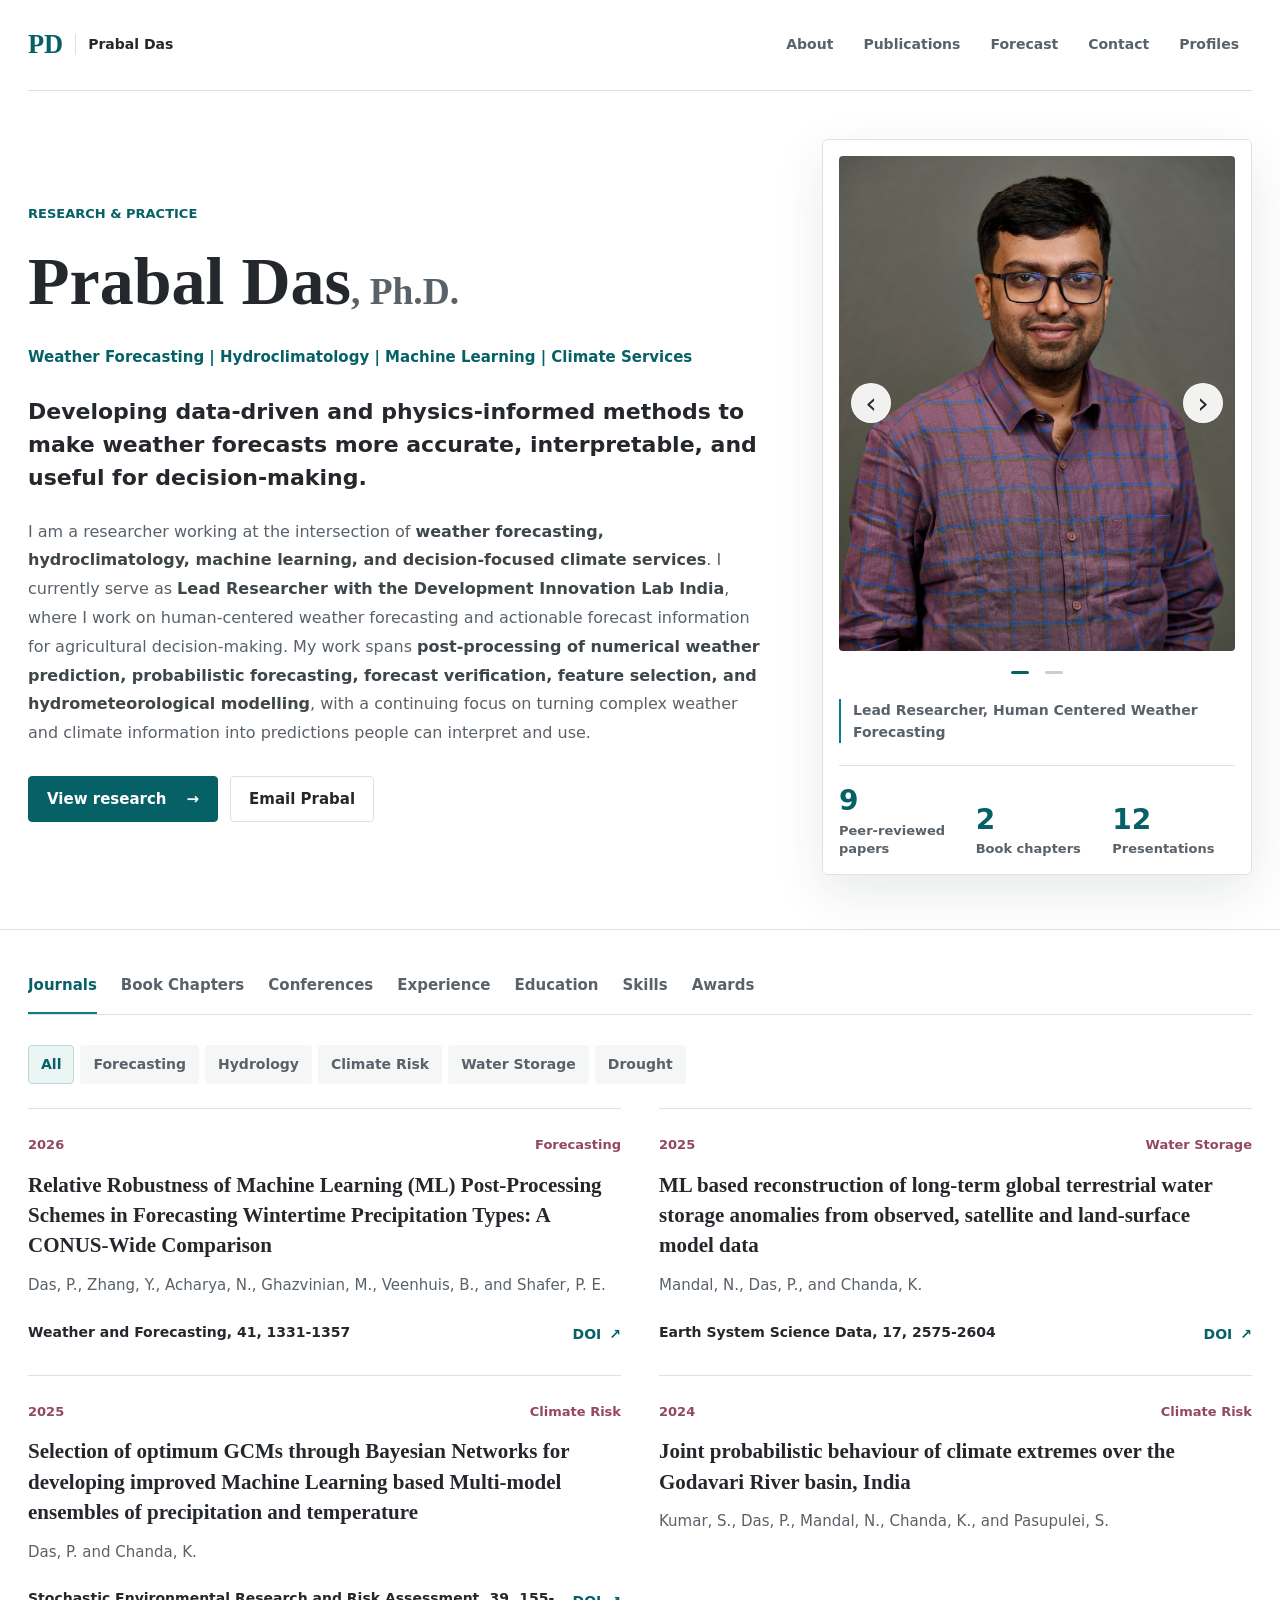
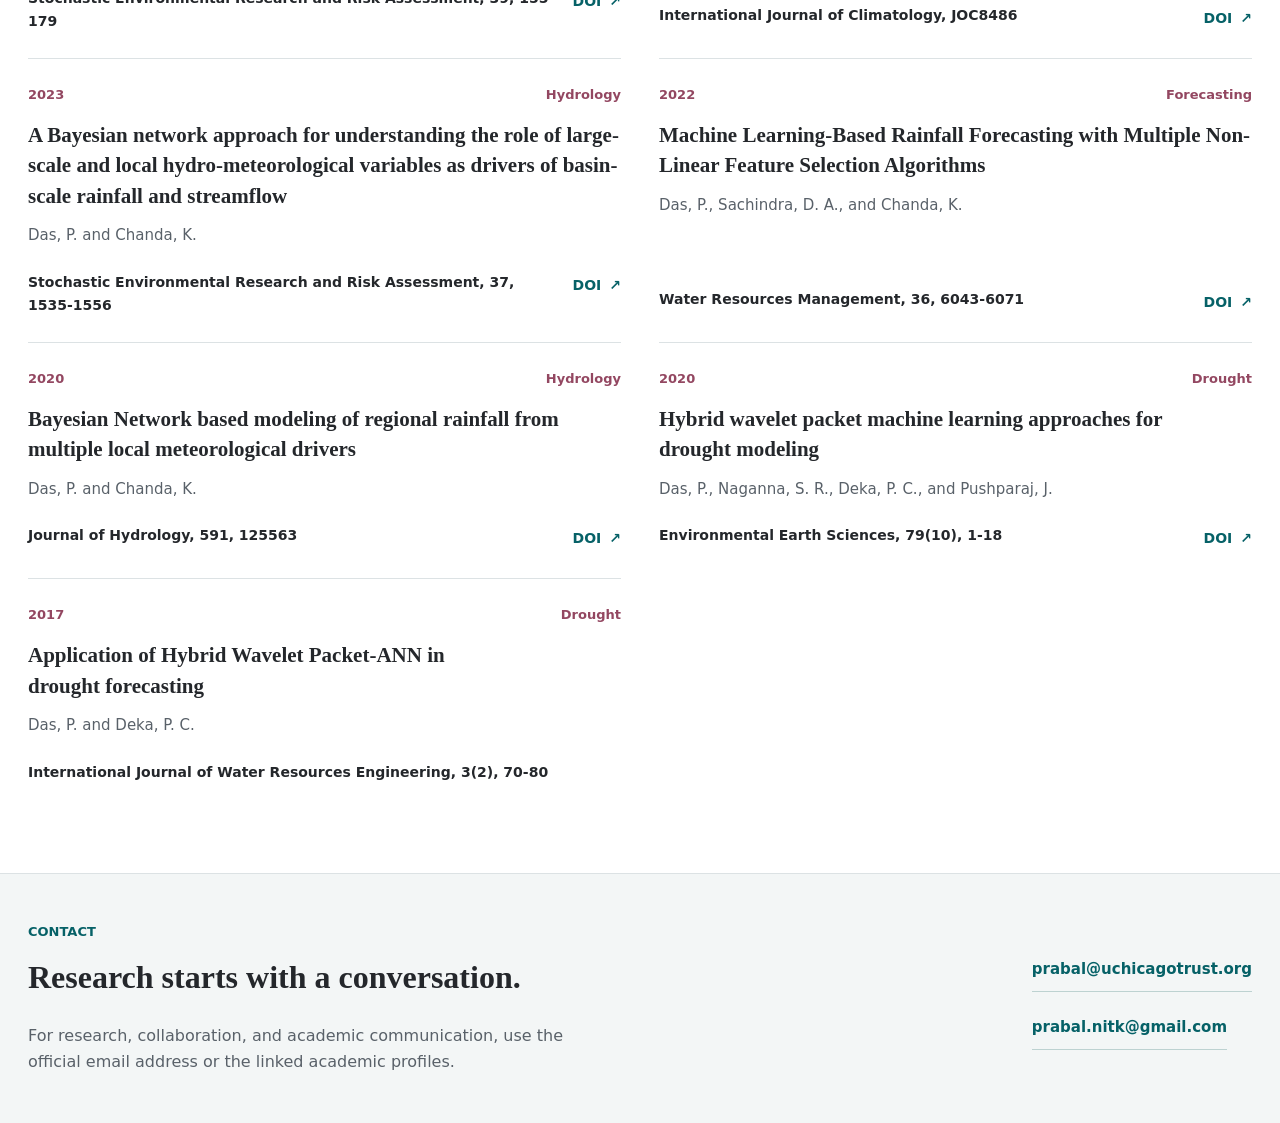
<file: index.html>
<!doctype html>
<html lang="en">
  <head>
    <meta charset="utf-8" />
    <meta name="viewport" content="width=device-width, initial-scale=1" />
    <title>Prabal Das, Ph.D. | Interactive CV</title>
    <meta
      name="description"
      content="Interactive academic CV for Prabal Das, Ph.D., covering hydro-meteorology, climate science, AI weather forecasting, publications, book chapters, and conference presentations."
    />
    <meta property="og:title" content="Prabal Das, Ph.D. | Interactive CV" />
    <meta
      property="og:description"
      content="Explore Prabal Das's research, publications, book chapters, presentations, experience, skills, and contact links."
    />
    <meta property="og:type" content="website" />
    <meta property="og:image" content="assets/Nikon-2554.jpg?v=1" />
    <meta name="twitter:card" content="summary_large_image" />
    <meta name="twitter:title" content="Prabal Das, Ph.D. | Interactive CV" />
    <meta
      name="twitter:description"
      content="Explore Prabal Das's research, publications, book chapters, presentations, experience, skills, and contact links."
    />
    <meta name="twitter:image" content="assets/Nikon-2554.jpg?v=1" />
    <link rel="icon" href="assets/favicon.svg" type="image/svg+xml" />
    <link rel="stylesheet" href="styles.css?v=17" />
  </head>
  <body>
    <a class="skip-link" href="#about">Skip to content</a>
    <main class="profile-site">
      <section class="hero-section" aria-labelledby="profile-title">
        <nav class="topbar" aria-label="Profile navigation">
          <a class="site-signature" href="index.html" aria-label="Prabal Das home">PD<span>Prabal Das</span></a>
          <a href="#about">About</a>
          <a href="#cv" data-jump-tab="journals">Publications</a>
          <a href="forecast.html">Forecast</a>
          <a href="#contact">Contact</a>
          <button type="button" data-open-profiles>Profiles</button>
        </nav>

        <div class="hero-grid" id="about">
          <div class="hero-copy">
            <p class="eyebrow">Research &amp; practice</p>
            <h1 id="profile-title">Prabal Das<span class="name-degree">, Ph.D.</span></h1>
            <p class="hero-fields">
              Weather Forecasting | Hydroclimatology | Machine Learning | Climate Services
            </p>
            <p class="hero-thesis">
              Developing data-driven and physics-informed methods to make weather
              forecasts more accurate, interpretable, and useful for decision-making.
            </p>
            <p class="hero-summary hero-summary-small hero-bio">
              I am a researcher working at the intersection of
              <strong>weather forecasting, hydroclimatology, machine learning, and
              decision-focused climate services</strong>. I currently serve as
              <strong>Lead Researcher with the Development Innovation Lab India</strong>,
              where I work on human-centered weather forecasting and actionable
              forecast information for agricultural decision-making. My work spans
              <strong>post-processing of numerical weather prediction,
              probabilistic forecasting, forecast verification, feature selection,
              and hydrometeorological modelling</strong>, with a continuing focus
              on turning complex weather and climate information into predictions
              people can interpret and use.
            </p>
            <div class="hero-actions" aria-label="Primary profile actions">
              <a class="primary-action" href="#cv" data-jump-tab="journals">View research <span aria-hidden="true">&rarr;</span></a>
              <a class="secondary-action" href="mailto:prabal@uchicagotrust.org">Email Prabal</a>
            </div>
          </div>

          <aside class="impact-panel" aria-label="Career snapshot">
            <div class="portrait-carousel" aria-label="Profile photos">
              <div class="portrait-track" id="portrait-track">
                <img
                  class="portrait-photo"
                  src="assets/Nikon-2554.jpg?v=1"
                  alt="Formal portrait of Prabal Das"
                />
                <img
                  class="portrait-photo"
                  src="assets/1000419129.jpg?v=1"
                  alt="Close-up portrait of Prabal Das"
                />
              </div>
              <button
                class="portrait-nav portrait-prev"
                type="button"
                aria-label="Show previous profile photo"
                data-photo-nav="prev"
              >
                &lsaquo;
              </button>
              <button
                class="portrait-nav portrait-next"
                type="button"
                aria-label="Show next profile photo"
                data-photo-nav="next"
              >
                &rsaquo;
              </button>
            </div>
            <div class="portrait-dots" aria-label="Profile photo selection">
              <button class="active" type="button" aria-label="Show formal portrait" data-photo-dot="0"></button>
              <button type="button" aria-label="Show close-up portrait" data-photo-dot="1"></button>
            </div>
            <div class="availability">
              Lead Researcher, Human Centered Weather Forecasting
            </div>
            <dl class="impact-stats">
              <div>
                <dt>Peer-reviewed papers</dt>
                <dd>9</dd>
              </div>
              <div>
                <dt>Book chapters</dt>
                <dd>2</dd>
              </div>
              <div>
                <dt>Presentations</dt>
                <dd>12</dd>
              </div>
            </dl>
          </aside>
        </div>
      </section>

      <section class="section-band cv-shell" id="cv">
        <div class="tab-list" role="tablist" aria-label="CV sections">
          <button class="active" id="tab-journals" type="button" role="tab" aria-selected="true" aria-controls="panel-journals" data-tab="journals">Journals</button>
          <button id="tab-books" type="button" role="tab" aria-selected="false" aria-controls="panel-books" data-tab="books">Book Chapters</button>
          <button id="tab-presentations" type="button" role="tab" aria-selected="false" aria-controls="panel-presentations" data-tab="presentations">Conferences</button>
          <button id="tab-experience" type="button" role="tab" aria-selected="false" aria-controls="panel-experience" data-tab="experience">Experience</button>
          <button id="tab-education" type="button" role="tab" aria-selected="false" aria-controls="panel-education" data-tab="education">Education</button>
          <button id="tab-skills" type="button" role="tab" aria-selected="false" aria-controls="panel-skills" data-tab="skills">Skills</button>
          <button id="tab-awards" type="button" role="tab" aria-selected="false" aria-controls="panel-awards" data-tab="awards">Awards</button>
        </div>

        <section class="tab-panel active" id="panel-journals" role="tabpanel" aria-labelledby="tab-journals">
          <div class="panel-header">
            <div class="segmented-control" aria-label="Filter publications">
              <button class="active" data-filter="All" type="button">All</button>
              <button data-filter="Forecasting" type="button">Forecasting</button>
              <button data-filter="Hydrology" type="button">Hydrology</button>
              <button data-filter="Climate Risk" type="button">Climate Risk</button>
              <button data-filter="Water Storage" type="button">Water Storage</button>
              <button data-filter="Drought" type="button">Drought</button>
            </div>
          </div>
          <div class="publication-grid" id="publication-grid" aria-live="polite"></div>
        </section>

        <section class="tab-panel" id="panel-books" role="tabpanel" aria-labelledby="tab-books" hidden>
          <div class="panel-header">
            <div>
              <p class="eyebrow">Book Chapters</p>
              <h3>Edited-volume and textbook contributions</h3>
            </div>
          </div>
          <div class="publication-grid compact-grid" id="book-grid"></div>
        </section>

        <section class="tab-panel" id="panel-presentations" role="tabpanel" aria-labelledby="tab-presentations" hidden>
          <div class="panel-header">
            <div>
              <p class="eyebrow">Presentations</p>
              <h3>Conferences and workshops</h3>
            </div>
          </div>
          <div class="conference-grid" id="conference-grid"></div>
        </section>

        <section class="tab-panel" id="panel-experience" role="tabpanel" aria-labelledby="tab-experience" hidden>
          <div class="panel-header">
            <div>
              <p class="eyebrow">Experience</p>
              <h3>Research, teaching, and applied delivery</h3>
            </div>
          </div>
          <div class="timeline">
            <article>
              <span>Apr 2026 - Present</span>
              <div>
                <h4>Lead Researcher, Human Centered Weather Forecasting</h4>
                <p>Development Innovation Lab - India, University of Chicago Trust, India</p>
              </div>
            </article>
            <article>
              <span>Dec 2023 - Mar 2026</span>
              <div>
                <h4>Post-Doctoral Research Associate</h4>
                <p>Department of Civil Engineering, The University of Texas, Arlington, USA</p>
              </div>
            </article>
            <article>
              <span>Summer 2025 and Fall 2025-26</span>
              <div>
                <h4>Adjunct Professor</h4>
                <p>Department of Civil Engineering, The University of Texas, Arlington, USA</p>
              </div>
            </article>
            <article>
              <span>Jan 2018 - Jun 2018</span>
              <div>
                <h4>Assistant Professor</h4>
                <p>IMPS College of Engineering and Technology, Malda, India</p>
              </div>
            </article>
            <article>
              <span>Jun 2017 - Dec 2017</span>
              <div>
                <h4>Assistant Professor</h4>
                <p>Vignan Institute of Technology and Science, Hyderabad, India</p>
              </div>
            </article>
          </div>
        </section>

        <section class="tab-panel" id="panel-education" role="tabpanel" aria-labelledby="tab-education" hidden>
          <div class="panel-header">
            <div>
              <p class="eyebrow">Education</p>
              <h3>Academic foundation</h3>
            </div>
          </div>
          <div class="education-list">
            <article>
              <span>Aug 2018 - Feb 2024</span>
              <h4>Ph.D., Engineering</h4>
              <p>Indian Institute of Technology (ISM) - Dhanbad, India</p>
              <small>Thesis: "Unveiling Key Drivers in Hydrometeorological Processes: Feature Selection Using Bayesian Networks for Improved Understanding and Prediction"</small>
            </article>
            <article>
              <span>2015 - 2017</span>
              <h4>M.Tech, Water Resources Engineering and Management</h4>
              <p>National Institute of Technology Karnataka - Surathkal, India</p>
              <small>CGPA: 8.53/10</small>
            </article>
            <article>
              <span>2010 - 2014</span>
              <h4>B.Tech, Civil Engineering</h4>
              <p>West Bengal University of Technology, Kolkata, India</p>
              <small>CGPA: 8.3/10</small>
            </article>
          </div>
        </section>

        <section class="tab-panel" id="panel-skills" role="tabpanel" aria-labelledby="tab-skills" hidden>
          <div class="panel-header">
            <div>
              <p class="eyebrow">Core Competencies</p>
              <h3>Technical and domain capabilities</h3>
            </div>
          </div>
          <div class="skills-layout">
            <div class="skill-meter" aria-label="Selected capability strength">
              <div class="meter-ring" id="meter-ring" style="--meter-value: 96%">
                <span id="meter-value">96</span>
              </div>
              <div>
                <h4 id="skill-title">Hydro-meteorology</h4>
                <p>
                  Built across research in supervised learning, deep learning,
                  time-series forecasting, numerical weather prediction, NetCDF,
                  Grib, GIS, and high-performance computing environments.
                </p>
              </div>
            </div>
            <div class="skill-list" id="skill-list" role="list"></div>
          </div>
        </section>

        <section class="tab-panel" id="panel-awards" role="tabpanel" aria-labelledby="tab-awards" hidden>
          <div class="panel-header">
            <div>
              <p class="eyebrow">Awards & Certifications</p>
              <h3>Recognition and service</h3>
            </div>
          </div>
          <ul class="recognition-list">
            <li>Reviewer for Journal of Hydrology, SERRA (Springer), Earth Science Informatics, Journal of Hydrologic Engineering, Theoretical and Applied Climatology, AMS Journals, and related venues.</li>
            <li>DST SERB Travel Grant for AGU 2022 and EGU 2023.</li>
            <li>Government of India - Ministry of Education Fellowship for doctoral and M.Tech studies.</li>
            <li>Certified in Microsoft Azure Cloud Services and Google Earth Engine Applications.</li>
          </ul>
        </section>
      </section>

      <section class="contact-section" id="contact">
        <div>
          <p class="eyebrow">Contact</p>
          <h2>Research starts with a conversation.</h2>
          <p>
            For research, collaboration, and academic communication, use the
            official email address or the linked academic profiles.
          </p>
        </div>
        <div class="contact-links">
          <div class="contact-actions" aria-label="Contact links">
            <a class="primary-action" href="mailto:prabal@uchicagotrust.org">prabal@uchicagotrust.org</a>
            <a class="secondary-action" href="mailto:prabal.nitk@gmail.com">prabal.nitk@gmail.com</a>
          </div>
        </div>
      </section>
    </main>
    <div class="profile-modal" id="profile-modal" aria-hidden="true">
      <div class="profile-modal-backdrop" data-close-profiles></div>
      <section
        class="profile-modal-panel"
        role="dialog"
        aria-modal="true"
        aria-labelledby="profile-modal-title"
      >
        <button class="profile-modal-close" type="button" aria-label="Close profiles" data-close-profiles>
          &times;
        </button>
        <p class="eyebrow">Profiles</p>
        <h2 id="profile-modal-title">Academic and professional links</h2>
        <div class="profile-link-grid" aria-label="Research profile links">
          <a href="https://orcid.org/0000-0003-3009-942X" rel="noreferrer" target="_blank">ORCID</a>
          <a href="https://scholar.google.com/citations?user=tzNdVMMAAAAJ&amp;hl=en" rel="noreferrer" target="_blank">Google Scholar</a>
          <a href="https://www.researchgate.net/profile/Prabal-Das?ev=hdr_xprf" rel="noreferrer" target="_blank">ResearchGate</a>
          <a href="https://www.linkedin.com/in/prabal-das-453b61125/" rel="noreferrer" target="_blank">LinkedIn</a>
          <a href="https://github.com/pdasiitism" rel="noreferrer" target="_blank">GitHub</a>
        </div>
      </section>
    </div>
    <script src="script.js?v=9"></script>
  </body>
</html>
</file>
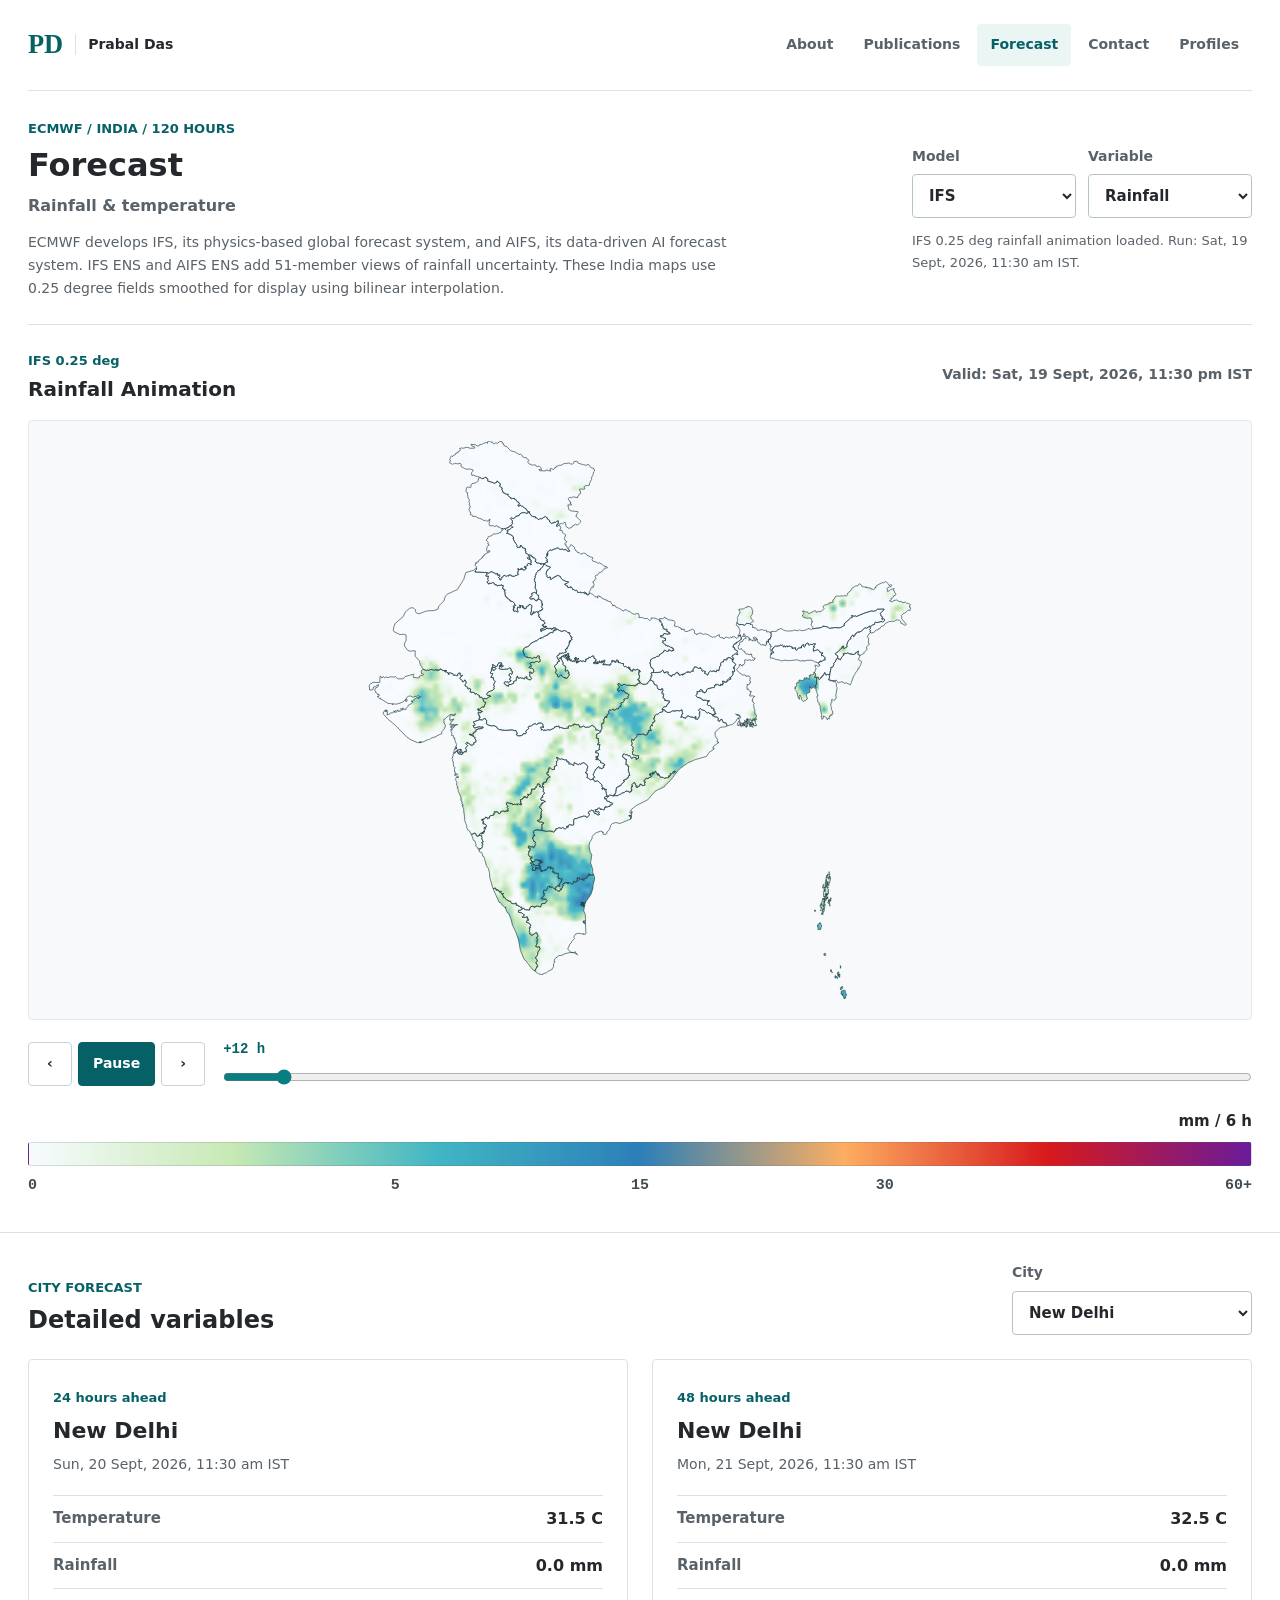
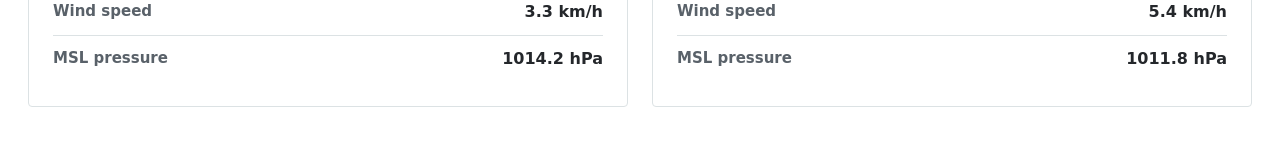
<file: forecast.html>
<!doctype html>
<html lang="en">
  <head>
    <meta charset="utf-8" />
    <meta name="viewport" content="width=device-width, initial-scale=1" />
    <title>India Forecast | Prabal Das</title>
    <meta
      name="description"
      content="Five-day ECMWF IFS and AIFS rainfall and temperature animations for India, with city forecasts."
    />
    <meta property="og:title" content="India Forecast | Prabal Das" />
    <meta
      property="og:description"
      content="Five-day ECMWF IFS and AIFS rainfall and temperature animations for India, with city forecasts."
    />
    <meta property="og:type" content="website" />
    <meta property="og:image" content="assets/Nikon-2554.jpg?v=1" />
    <meta name="twitter:card" content="summary_large_image" />
    <meta name="twitter:title" content="India Forecast | Prabal Das" />
    <meta
      name="twitter:description"
      content="Five-day ECMWF IFS and AIFS rainfall and temperature animations for India, with city forecasts."
    />
    <meta name="twitter:image" content="assets/Nikon-2554.jpg?v=1" />
    <link rel="icon" href="assets/favicon.svg" type="image/svg+xml" />
    <link rel="stylesheet" href="styles.css?v=18" />
  </head>
  <body>
    <a class="skip-link" href="#forecast-title">Skip to forecast</a>
    <main class="forecast-page">
      <section class="forecast-hero" aria-labelledby="forecast-title">
        <nav class="topbar forecast-topbar" aria-label="Forecast navigation">
          <a class="site-signature" href="index.html" aria-label="Prabal Das home">PD<span>Prabal Das</span></a>
          <a href="index.html#about">About</a>
          <a href="index.html#cv">Publications</a>
          <a href="forecast.html" aria-current="page">Forecast</a>
          <a href="index.html#contact">Contact</a>
          <button type="button" data-open-profiles>Profiles</button>
        </nav>

        <div class="forecast-hero-grid">
          <div>
            <p class="eyebrow">ECMWF / India / 120 hours</p>
            <h1 id="forecast-title">Forecast</h1>
            <p class="forecast-kicker">Rainfall &amp; temperature</p>
            <p class="forecast-note">
              ECMWF develops IFS, its physics-based global forecast system, and
              AIFS, its data-driven AI forecast system. IFS ENS and AIFS ENS add
              51-member views of rainfall uncertainty. These India maps use
              0.25 degree fields smoothed for display using bilinear interpolation.
            </p>
          </div>
          <form class="forecast-control" id="forecast-form">
            <div class="forecast-select-field"><label for="model-select">Model</label>
            <select id="model-select" name="model">
              <option value="ifs">IFS</option>
              <option value="ifs-ens">IFS ENS</option>
              <option value="aifs">AIFS</option>
              <option value="aifs-ens">AIFS ENS</option>
            </select></div>
            <div class="forecast-select-field" id="variable-select-field"><label for="variable-select">Variable</label>
            <select id="variable-select" name="variable">
              <option value="rainfall">Rainfall</option>
              <option value="temperature">Temperature</option>
            </select></div>
            <div class="forecast-select-field" id="qpf-threshold-field" hidden>
              <label for="qpf-threshold-select">24-hour QPF threshold</label>
              <select id="qpf-threshold-select" name="qpf-threshold">
                <option value="tpg1">At least 1 mm</option>
                <option value="tpg5">At least 5 mm</option>
                <option value="tpg10" selected>At least 10 mm</option>
                <option value="tpg20">At least 20 mm</option>
                <option value="tpg25">At least 25 mm</option>
                <option value="tpg50">At least 50 mm</option>
                <option value="tpg100">At least 100 mm</option>
              </select>
            </div>
            <p id="forecast-status" role="status">Loading forecast...</p>
          </form>
        </div>
      </section>

      <section class="forecast-board" aria-label="India forecast animation">
        <article class="forecast-animation-card">
          <header>
            <div>
              <span id="animation-model-label">IFS 0.25 deg</span>
              <h2 id="animation-title">Rainfall Animation</h2>
            </div>
            <p id="animation-valid-time">Valid time loading...</p>
          </header>
          <div class="forecast-animation-map" id="forecast-animation-map"></div>
          <footer>
            <div class="animation-buttons" aria-label="Animation controls">
              <button type="button" id="prev-frame" aria-label="Previous frame">&#8249;</button>
              <button type="button" id="play-toggle">Pause</button>
              <button type="button" id="next-frame" aria-label="Next frame">&#8250;</button>
            </div>
            <label class="forecast-timeline" for="frame-slider">
              <span id="frame-step-label">Frame 1</span>
              <input id="frame-slider" type="range" min="0" max="0" value="0" step="1" />
            </label>
            <div id="animation-legend"></div>
          </footer>
        </article>
      </section>

      <section class="forecast-board city-forecast-section" id="city-forecast-section" aria-labelledby="city-forecast-title">
        <div class="city-forecast-header">
          <div>
            <p class="eyebrow">City Forecast</p>
            <h2 id="city-forecast-title">Detailed variables</h2>
          </div>
          <label class="city-select-label" for="city-select">
            <span>City</span>
            <select id="city-select" name="city"></select>
          </label>
        </div>
        <div class="city-detail-grid" id="city-detail-grid"></div>
      </section>
    </main>
    <div class="profile-modal" id="profile-modal" aria-hidden="true">
      <div class="profile-modal-backdrop" data-close-profiles></div>
      <section
        class="profile-modal-panel"
        role="dialog"
        aria-modal="true"
        aria-labelledby="profile-modal-title"
      >
        <button class="profile-modal-close" type="button" aria-label="Close profiles" data-close-profiles>
          &times;
        </button>
        <p class="eyebrow">Profiles</p>
        <h2 id="profile-modal-title">Academic and professional links</h2>
        <div class="profile-link-grid" aria-label="Research profile links">
          <a href="https://orcid.org/0000-0003-3009-942X" rel="noreferrer" target="_blank">ORCID</a>
          <a href="https://scholar.google.com/citations?user=tzNdVMMAAAAJ&amp;hl=en" rel="noreferrer" target="_blank">Google Scholar</a>
          <a href="https://www.researchgate.net/profile/Prabal-Das?ev=hdr_xprf" rel="noreferrer" target="_blank">ResearchGate</a>
          <a href="https://www.linkedin.com/in/prabal-das-453b61125/" rel="noreferrer" target="_blank">LinkedIn</a>
          <a href="https://github.com/pdasiitism" rel="noreferrer" target="_blank">GitHub</a>
        </div>
      </section>
    </div>
    <script src="forecast.js?v=20"></script>
  </body>
</html>
</file>
<file: styles.css>
:root {
  color-scheme: light;
  --background: #fff;
  --foreground: #24272b;
  --ink-muted: #596169;
  --line: #dce2e4;
  --panel: #fff;
  --panel-strong: #f3f6f6;
  --accent: #087e83;
  --accent-strong: #066167;
  --accent-soft: #eaf5f4;
  --brick: #934761;
  --gold: #c29b41;
  --page-gutter: max(28px, calc((100% - 1380px) / 2));
}
* {
  box-sizing: border-box;
}
html {
  scroll-behavior: smooth;
  scroll-padding-top: 24px;
}
body {
  margin: 0;
  background: var(--background);
  color: var(--foreground);
  font-family: Inter, ui-sans-serif, system-ui, -apple-system, BlinkMacSystemFont, "Segoe UI", sans-serif;
  font-size: 16px;
  line-height: 1.6;
  letter-spacing: 0;
  -webkit-font-smoothing: antialiased;
}
body.modal-open {
  overflow: hidden;
}
a {
  color: inherit;
  text-decoration: none;
}
button, select, input {
  font: inherit;
}
button, a, select {
  -webkit-tap-highlight-color: transparent;
  transition: color 160ms ease, background 160ms ease, border-color 160ms ease;
}
button {
  cursor: pointer;
}
:focus-visible {
  outline: 2px solid var(--accent);
  outline-offset: 4px;
}
::selection {
  background: #ccebe8;
  color: #153c3d;
}
h1, h2, h3, h4, p {
  margin-top: 0;
}
h1, h2, h3, h4 {
  line-height: 1.25;
  text-wrap: balance;
}
h4 {
  margin-bottom: 12px;
}
[hidden] {
  display: none !important;
}
.skip-link {
  position: fixed;
  top: -100px;
  left: 20px;
  z-index: 40;
  background: white;
  padding: 12px 20px;
}
.skip-link:focus {
  top: 12px;
}
.profile-site, .forecast-page {
  min-height: 100vh;
}
.hero-section, .section-band, .contact-section, .forecast-hero, .forecast-board {
  padding-inline: var(--page-gutter);
}
.hero-section {
  padding-top: 0;
  padding-bottom: 54px;
  border-bottom: 1px solid var(--line);
}
.topbar {
  display: flex;
  align-items: center;
  flex-wrap: wrap;
  gap: 4px;
  min-height: 88px;
  border-bottom: 1px solid var(--line);
  margin-bottom: 48px;
  padding-block: 16px;
}
.topbar a, .topbar button {
  display: inline-flex;
  align-items: center;
  justify-content: center;
  background: transparent;
  border: 0;
  border-radius: 4px;
  color: var(--ink-muted);
  font-size: 0.875rem;
  font-weight: 700;
  line-height: 1.5;
  min-height: 42px;
  padding: 9px 13px;
}
.topbar a:hover, .topbar button:hover {
  background: var(--accent-soft);
  color: var(--accent-strong);
}
.topbar a[aria-current="page"] {
  background: var(--accent-soft);
  color: var(--accent-strong);
}
.topbar .site-signature {
  margin-right: auto;
  padding-left: 0;
  color: var(--accent-strong);
  gap: 12px;
  font-family: Georgia, serif;
  font-size: 1.65rem;
  font-weight: 700;
}
.site-signature span {
  border-left: 1px solid var(--line);
  padding-left: 12px;
  color: var(--foreground);
  font-family: Inter, ui-sans-serif, system-ui, sans-serif;
  font-size: 0.875rem;
  font-weight: 700;
}
.hero-grid {
  display: grid;
  grid-template-columns: minmax(0, 1fr) minmax(360px, 430px);
  gap: 52px;
  align-items: center;
}
.hero-copy {
  max-width: 920px;
  padding-top: 12px;
}
.eyebrow {
  color: var(--accent-strong);
  font-size: 0.8125rem;
  font-weight: 800;
  margin: 0 0 14px;
  text-transform: uppercase;
}
h1 {
  font-size: 4.25rem;
  font-weight: 600;
  margin-bottom: 20px;
}
.hero-copy h1 {
  font-family: Georgia, "Times New Roman", serif;
}
.name-degree {
  font-size: 0.55em;
  color: var(--ink-muted);
  white-space: nowrap;
}
.hero-fields {
  color: var(--accent-strong);
  font-size: 0.9375rem;
  font-weight: 800;
  line-height: 1.8;
  margin-bottom: 24px;
}
.hero-thesis {
  font-size: 1.375rem;
  line-height: 1.5;
  font-weight: 750;
  max-width: 820px;
  margin-bottom: 24px;
}
.hero-bio {
  color: var(--ink-muted);
  font-size: 1rem;
  line-height: 1.8;
  max-width: 900px;
  margin-bottom: 0;
}
.hero-bio strong {
  color: #3e464a;
  font-weight: 750;
}
.hero-actions, .contact-actions {
  display: flex;
  flex-wrap: wrap;
  gap: 12px;
  margin-top: 28px;
}
.primary-action, .secondary-action {
  display: inline-flex;
  align-items: center;
  justify-content: center;
  gap: 20px;
  min-height: 46px;
  padding: 10px 18px;
  border-radius: 4px;
  font-size: 0.9375rem;
  font-weight: 700;
  overflow-wrap: anywhere;
}
.primary-action {
  background: var(--accent-strong);
  color: white;
  border: 1px solid var(--accent-strong);
}
.primary-action:hover {
  background: #044d51;
}
.secondary-action {
  border: 1px solid var(--line);
  background: #fff;
}
.secondary-action:hover {
  border-color: var(--accent);
  color: var(--accent-strong);
}
.impact-panel {
  min-width: 0;
  padding: 16px;
  background: var(--panel);
  border: 1px solid var(--line);
  border-radius: 6px;
  box-shadow: 0 18px 50px rgba(29, 48, 50, 0.1);
}
.portrait-carousel {
  aspect-ratio: 4 / 5;
  position: relative;
  overflow: hidden;
  border-radius: 4px;
  background: #edf0ef;
}
.portrait-track {
  display: flex;
  height: 100%;
  width: 200%;
  transition: transform 300ms ease;
}
.portrait-photo {
  display: block;
  flex: 0 0 50%;
  width: 50%;
  height: 100%;
  object-fit: cover;
  object-position: center 22%;
}
.portrait-photo:nth-child(2) {
  object-position: center 30%;
}
.portrait-nav {
  position: absolute;
  top: 50%;
  transform: translateY(-50%);
  display: flex;
  align-items: center;
  justify-content: center;
  width: 40px;
  height: 40px;
  padding: 0;
  background: rgba(255,255,255,0.92);
  color: #24272b;
  border: 1px solid rgba(255,255,255,0.5);
  border-radius: 50%;
  font-size: 1.8rem;
  line-height: 1;
}
.portrait-prev {
  left: 12px;
}
.portrait-next {
  right: 12px;
}
.portrait-nav:hover {
  background: white;
  color: var(--accent);
}
.portrait-dots {
  display: flex;
  justify-content: center;
  gap: 4px;
  margin: 8px 0 12px;
}
.portrait-dots button {
  display: grid;
  place-items: center;
  width: 30px;
  height: 28px;
  padding: 0;
  background: none;
  border: 0;
}
.portrait-dots button::after {
  content: "";
  display: block;
  width: 18px;
  height: 3px;
  background: #c5d1d2;
  border-radius: 2px;
}
.portrait-dots button.active::after {
  background: var(--accent-strong);
}
.availability {
  border-left: 2px solid var(--accent);
  padding-left: 12px;
  color: var(--ink-muted);
  font-weight: 700;
  font-size: 0.875rem;
  line-height: 1.6;
}
.impact-stats {
  display: grid;
  grid-template-columns: repeat(3, minmax(0, 1fr));
  gap: 14px;
  border-top: 1px solid var(--line);
  padding-top: 18px;
  margin: 22px 0 0;
}
.impact-stats div {
  display: flex;
  flex-direction: column-reverse;
  justify-content: end;
}
.impact-stats dt {
  color: var(--ink-muted);
  font-size: 0.8125rem;
  line-height: 1.4;
  font-weight: 700;
}
.impact-stats dd {
  margin: 0 0 4px;
  color: var(--accent-strong);
  font-size: 1.75rem;
  font-weight: 800;
  line-height: 1.2;
  font-variant-numeric: tabular-nums;
}
.section-band {
  padding-block: 28px 64px;
}
.tab-list {
  display: flex;
  gap: 24px;
  overflow-x: auto;
  border-bottom: 1px solid var(--line);
  margin-bottom: 30px;
}
.tab-list button {
  flex: 0 0 auto;
  border: 0;
  border-bottom: 2px solid transparent;
  padding: 15px 0;
  background: transparent;
  color: var(--ink-muted);
  font-size: 0.9375rem;
  font-weight: 700;
}
.tab-list button.active {
  border-bottom-color: var(--accent);
  color: var(--accent-strong);
}
.tab-list button:hover {
  color: var(--accent-strong);
}
.tab-list button:focus-visible {
  outline-offset: -4px;
}
.tab-panel {
  animation: panel-in 220ms ease;
}
@keyframes panel-in {
  from {
    opacity: 0;
    transform: translateY(5px);
  }
  to {
    opacity: 1;
    transform: translateY(0);
  }
}
.panel-header {
  display: flex;
  align-items: end;
  justify-content: space-between;
  gap: 18px;
  margin-bottom: 24px;
}
.panel-header .eyebrow {
  margin-bottom: 8px;
}
.panel-header h3 {
  font-size: 1.5rem;
  font-weight: 700;
  margin-bottom: 0;
}
.segmented-control {
  display: flex;
  flex-wrap: wrap;
  gap: 6px;
}
.segmented-control button {
  background: #f5f7f7;
  color: var(--ink-muted);
  border: 1px solid transparent;
  border-radius: 4px;
  padding: 7px 12px;
  min-height: 38px;
  font-size: 0.875rem;
  font-weight: 650;
}
.segmented-control button.active {
  background: var(--accent-soft);
  color: var(--accent-strong);
  border-color: #bbd9d7;
}
.segmented-control button:hover {
  border-color: #bbd9d7;
}
.publication-grid, .conference-grid {
  display: grid;
  grid-template-columns: repeat(2, minmax(0, 1fr));
  column-gap: 38px;
}
.publication-card, .conference-grid article {
  display: flex;
  flex-direction: column;
  border: 0;
  border-top: 1px solid var(--line);
  border-radius: 0;
  background: transparent;
  padding: 26px 0;
  min-width: 0;
}
.publication-meta {
  display: flex;
  justify-content: space-between;
  align-items: baseline;
  gap: 14px;
  margin-bottom: 14px;
  color: var(--brick);
  font-size: 0.8125rem;
  font-weight: 800;
}
.publication-card h4, .conference-grid h4 {
  font-family: Georgia, "Times New Roman", serif;
  font-size: 1.3125rem;
  line-height: 1.45;
  font-weight: 650;
  text-wrap: pretty;
}
.publication-card p, .conference-grid p {
  color: var(--ink-muted);
  font-size: 0.9375rem;
  line-height: 1.65;
}
.publication-card footer, .conference-grid footer {
  display: flex;
  flex-wrap: wrap;
  align-items: start;
  justify-content: space-between;
  gap: 14px;
  margin-top: auto;
  padding-top: 8px;
  font-size: 0.875rem;
  font-weight: 700;
}
.publication-card footer > span, .conference-grid footer > span {
  flex: 1 1 230px;
}
.publication-link {
  display: inline-flex;
  align-items: center;
  gap: 8px;
  color: var(--accent-strong);
  font-size: 0.875rem;
  font-weight: 750;
  min-height: 28px;
}
.publication-link::after {
  content: "\2197";
}
.publication-link:hover {
  text-decoration: underline;
  text-underline-offset: 4px;
}
.conference-grid article > span, .timeline article > span, .education-list article > span {
  color: var(--brick);
  font-size: 0.875rem;
  font-weight: 800;
  margin-bottom: 14px;
}
.timeline article {
  display: grid;
  grid-template-columns: 220px minmax(0, 1fr);
  gap: 32px;
  padding: 24px 0;
  border-top: 1px solid var(--line);
}
.timeline h4, .education-list h4 {
  font-size: 1.125rem;
  font-weight: 750;
}
.timeline p, .education-list p, .education-list small {
  color: var(--ink-muted);
}
.timeline p {
  margin-bottom: 0;
}
.education-list {
  display: grid;
  gap: 0;
}
.education-list article {
  border-top: 1px solid var(--line);
  padding: 24px 0;
}
.education-list article > span {
  display: block;
}
.education-list small {
  display: block;
  font-size: 0.9375rem;
}
.skills-layout {
  display: grid;
  grid-template-columns: minmax(0, 1fr) minmax(0, 1fr);
  gap: 40px;
}
.skill-meter {
  display: flex;
  flex-direction: column;
  align-items: start;
  gap: 24px;
  padding: 16px 0;
}
.skill-meter h4 {
  font-size: 1.25rem;
}
.skill-meter p {
  color: var(--ink-muted);
}
.meter-ring {
  display: grid;
  place-items: center;
  width: 144px;
  aspect-ratio: 1;
  background: radial-gradient(circle, white 0 60%, transparent 61%), conic-gradient(var(--accent) var(--meter-value), #e4ebeb 0);
  border-radius: 50%;
}
.meter-ring span {
  color: var(--accent-strong);
  font-size: 2rem;
  font-weight: 800;
  font-variant-numeric: tabular-nums;
}
.skill-list {
  display: grid;
  gap: 8px;
}
.skill-list button {
  display: grid;
  gap: 10px;
  background: #f5f7f7;
  border: 1px solid var(--line);
  border-radius: 4px;
  padding: 14px 16px;
  text-align: left;
  color: var(--foreground);
  font-size: 0.9375rem;
  font-weight: 700;
}
.skill-list button.selected {
  background: var(--accent-soft);
  border-color: var(--accent);
}
.mini-bar {
  background: #e0e7e7;
  display: block;
  height: 3px;
  overflow: hidden;
}
.mini-bar span {
  display: block;
  background: var(--accent);
  height: 100%;
}
.recognition-list {
  list-style: none;
  margin: 0;
  padding: 0;
}
.recognition-list li {
  border-top: 1px solid var(--line);
  padding: 20px 0;
  color: var(--ink-muted);
}
.contact-section {
  display: grid;
  grid-template-columns: minmax(0, 1fr) auto;
  gap: 48px;
  align-items: center;
  padding-block: 48px;
  background: var(--panel-strong);
  border-top: 1px solid var(--line);
}
.contact-section h2 {
  font-family: Georgia, "Times New Roman", serif;
  font-size: 2rem;
  font-weight: 650;
  max-width: 520px;
}
.contact-section p {
  color: var(--ink-muted);
  max-width: 540px;
  margin-bottom: 0;
}
.contact-section .eyebrow {
  margin-bottom: 14px;
  color: var(--accent-strong);
}
.contact-actions {
  flex-direction: column;
  align-items: start;
  margin: 0;
}
.contact-actions a {
  background: transparent;
  border: 0;
  color: var(--accent-strong);
  justify-content: start;
  padding: 8px 0;
  border-radius: 0;
  border-bottom: 1px solid #bdd2d1;
}
.profile-modal {
  position: fixed;
  inset: 0;
  opacity: 0;
  visibility: hidden;
  pointer-events: none;
  transition: opacity 180ms ease, visibility 180ms ease;
  z-index: 20;
}
.profile-modal.active {
  opacity: 1;
  visibility: visible;
  pointer-events: auto;
}
.profile-modal-backdrop {
  position: absolute;
  inset: 0;
  background: rgba(24,32,33,0.48);
  backdrop-filter: blur(4px);
}
.profile-modal-panel {
  position: absolute;
  left: 50%;
  top: 50%;
  transform: translate(-50%, -50%);
  width: min(520px, calc(100% - 32px));
  max-height: calc(100dvh - 40px);
  overflow: auto;
  padding: 32px;
  background: white;
  border: 1px solid var(--line);
  border-radius: 8px;
  box-shadow: 0 20px 60px #18202124;
}
.profile-modal-panel h2 {
  font-size: 1.75rem;
  font-family: Georgia, serif;
  font-weight: 650;
  margin-bottom: 24px;
  padding-right: 32px;
}
.profile-modal-close {
  position: absolute;
  top: 14px;
  right: 14px;
  display: grid;
  place-items: center;
  width: 40px;
  height: 40px;
  border: 1px solid var(--line);
  background: white;
  color: var(--foreground);
  border-radius: 4px;
  font-size: 1.5rem;
}
.profile-link-grid {
  display: grid;
  grid-template-columns: repeat(2, minmax(0, 1fr));
  gap: 10px;
}
.profile-link-grid a {
  display: flex;
  justify-content: space-between;
  align-items: center;
  gap: 6px;
  padding: 12px;
  min-height: 48px;
  background: #f4f7f7;
  border: 1px solid var(--line);
  border-radius: 4px;
  font-size: 0.875rem;
  font-weight: 700;
}
.profile-link-grid a::after {
  content: "\2197";
  color: var(--accent);
}
.profile-link-grid a:hover {
  border-color: var(--accent);
}
.forecast-hero {
  padding-top: 0;
  padding-bottom: 24px;
}
.forecast-topbar {
  margin-bottom: 28px;
}
.forecast-hero-grid {
  display: grid;
  grid-template-columns: minmax(0, 1fr) 340px;
  gap: 48px;
  align-items: center;
}
.forecast-hero h1 {
  font-size: 2rem;
  font-weight: 750;
  margin-bottom: 8px;
}
.forecast-hero .eyebrow {
  margin-bottom: 6px;
}
.forecast-kicker {
  color: var(--ink-muted);
  font-size: 1rem;
  font-weight: 700;
  margin-bottom: 0;
}
.forecast-note {
  color: var(--ink-muted);
  font-size: 0.875rem;
  line-height: 1.65;
  max-width: 700px;
  margin: 12px 0 0;
}
.forecast-control {
  display: grid;
  grid-template-columns: minmax(0, 1fr) minmax(0, 1fr);
  gap: 12px;
  margin: 0;
}
.forecast-select-field, .city-select-label {
  display: grid;
  gap: 7px;
  min-width: 0;
}
.forecast-control label, .city-select-label span {
  color: var(--ink-muted);
  font-size: 0.875rem;
  font-weight: 750;
}
.forecast-control select, .city-select-label select {
  appearance: auto;
  background: white;
  color: var(--foreground);
  border: 1px solid #b7c4c7;
  border-radius: 4px;
  min-height: 44px;
  width: 100%;
  padding: 8px 12px;
  font-size: 0.9375rem;
  font-weight: 650;
}
.forecast-control p {
  grid-column: 1 / -1;
  color: var(--ink-muted);
  font-size: 0.8125rem;
  line-height: 1.65;
  margin: 0;
  min-height: 44px;
}
.forecast-control p.error {
  color: #ac293b;
}
.forecast-board {
  display: grid;
  gap: 24px;
  padding-block: 0 36px;
}
.forecast-animation-card {
  display: grid;
  gap: 18px;
  border-top: 1px solid var(--line);
  padding-top: 22px;
}
.forecast-animation-card header {
  display: flex;
  flex-wrap: wrap;
  align-items: center;
  justify-content: space-between;
  gap: 16px;
}
.forecast-animation-card header span, .city-detail-card header span {
  color: var(--accent-strong);
  font-size: 0.8125rem;
  font-weight: 800;
}
.forecast-animation-card h2 {
  font-size: 1.25rem;
  font-weight: 750;
  margin: 4px 0 0;
}
.forecast-animation-card header p {
  margin: 0;
  color: var(--ink-muted);
  font-size: 0.875rem;
  font-variant-numeric: tabular-nums;
  font-weight: 700;
}
.forecast-animation-map {
  display: grid;
  place-items: center;
  min-width: 0;
  min-height: 360px;
  background: #f7f9fa;
  border: 1px solid #e5eaec;
  border-radius: 4px;
  padding: 20px;
}
.india-map {
  display: block;
  width: 100%;
}
.animation-india-map {
  aspect-ratio: 1000 / 1030;
  height: min(62vh, 660px);
  width: 100%;
}
.animation-india-map image {
  image-rendering: auto;
}
.india-map-shape path {
  fill: rgba(255,255,255,0.06);
  stroke: rgba(34,63,69,0.64);
  stroke-width: 1;
  vector-effect: non-scaling-stroke;
}
.forecast-animation-card footer {
  display: flex;
  flex-wrap: wrap;
  align-items: center;
  gap: 18px;
  width: 100%;
}
.animation-buttons {
  display: flex;
  gap: 6px;
}
.animation-buttons button {
  display: inline-flex;
  align-items: center;
  justify-content: center;
  min-width: 44px;
  height: 44px;
  padding: 0 14px;
  border: 1px solid #c7d2d5;
  border-radius: 4px;
  background: white;
  color: var(--foreground);
  font-size: 0.875rem;
  font-weight: 700;
}
.animation-buttons #play-toggle {
  min-width: 76px;
  background: var(--accent-strong);
  border-color: var(--accent-strong);
  color: white;
}
.animation-buttons button:hover {
  background: var(--accent-soft);
}
.forecast-timeline {
  display: grid;
  flex: 1 1 220px;
  min-width: 0;
  gap: 5px;
}
.forecast-timeline span {
  color: var(--accent-strong);
  font-family: ui-monospace, SFMono-Regular, Consolas, monospace;
  font-size: 0.875rem;
  font-variant-numeric: tabular-nums;
  font-weight: 750;
}
.forecast-timeline input {
  accent-color: var(--accent);
  width: 100%;
  min-height: 24px;
  margin: 0;
  cursor: pointer;
}
#animation-legend {
  flex: 1 0 100%;
  width: 100%;
  padding-top: 2px;
}
.forecast-colorbar {
  display: grid;
  width: 100%;
  min-width: 0;
  gap: 9px;
}
.forecast-colorbar strong {
  display: block;
  text-align: right;
  color: var(--foreground);
  font-size: 0.9375rem;
  font-weight: 800;
}
.forecast-colorbar i {
  display: block;
  width: 100%;
  height: 24px;
  border: 1px solid #54636833;
  border-radius: 3px;
}
.forecast-colorbar div {
  display: grid;
  grid-template-columns: repeat(5, minmax(0, 1fr));
}
.forecast-colorbar span {
  color: #404c54;
  font-family: ui-monospace, SFMono-Regular, Consolas, monospace;
  font-size: 0.9375rem;
  line-height: 1.4;
  text-align: center;
  font-weight: 700;
}
.forecast-colorbar span:first-child {
  text-align: left;
}
.forecast-colorbar span:last-child {
  text-align: right;
}
.city-forecast-section {
  padding-top: 28px;
  padding-bottom: 56px;
  border-top: 1px solid var(--line);
}
.city-forecast-header {
  display: flex;
  justify-content: space-between;
  align-items: end;
  gap: 24px;
}
.city-forecast-header .eyebrow {
  margin-bottom: 6px;
}
.city-forecast-header h2 {
  font-size: 1.5rem;
  font-weight: 750;
  margin: 0;
}
.city-select-label {
  width: 240px;
  max-width: 100%;
}
.city-detail-grid {
  display: grid;
  grid-template-columns: repeat(2, minmax(0, 1fr));
  gap: 24px;
}
.city-detail-card {
  border: 1px solid var(--line);
  border-radius: 4px;
  padding: 24px;
  background: white;
}
.city-detail-card h3 {
  font-size: 1.375rem;
  font-weight: 750;
  margin: 8px 0;
}
.city-detail-card header p {
  color: var(--ink-muted);
  font-size: 0.875rem;
  font-variant-numeric: tabular-nums;
}
.city-detail-card dl {
  margin: 20px 0 0;
}
.city-detail-card dl div {
  display: flex;
  justify-content: space-between;
  gap: 16px;
  border-top: 1px solid var(--line);
  padding: 10px 0;
}
.city-detail-card dt {
  color: var(--ink-muted);
  font-size: 0.9375rem;
  font-weight: 650;
}
.city-detail-card dd {
  color: var(--foreground);
  margin: 0;
  text-align: right;
  font-variant-numeric: tabular-nums;
  font-weight: 800;
}
@media (min-width: 1600px) {
  .hero-grid {
    grid-template-columns: minmax(0, 1fr) 430px;
  }
}
@media (max-width: 1000px) {
  .hero-grid {
    grid-template-columns: minmax(0, 1fr) 330px;
    gap: 32px;
  }
  .hero-copy h1 {
    font-size: 3.5rem;
  }
  .hero-thesis {
    font-size: 1.25rem;
  }
  .contact-section {
    grid-template-columns: 1fr;
    gap: 24px;
  }
  .contact-actions {
    flex-direction: row;
    gap: 24px;
  }
  .forecast-hero-grid {
    grid-template-columns: minmax(0, 1fr) 290px;
    gap: 24px;
  }
}
@media (max-width: 760px) {
  :root {
    --page-gutter: 20px;
  }
  .topbar {
    gap: 2px;
    margin-bottom: 28px;
    padding-block: 12px;
  }
  .topbar .site-signature {
    width: 100%;
    justify-content: start;
    padding-bottom: 10px;
  }
  .topbar a, .topbar button {
    padding-inline: 10px;
  }
  .hero-grid {
    grid-template-columns: 1fr;
    gap: 32px;
  }
  .hero-copy {
    padding-top: 4px;
  }
  .hero-copy h1 {
    font-size: 2.75rem;
  }
  .hero-fields {
    margin-bottom: 18px;
  }
  .hero-thesis {
    font-size: 1.1875rem;
  }
  .impact-panel {
    width: min(100%, 430px);
    justify-self: center;
  }
  .hero-section {
    padding-bottom: 32px;
  }
  .publication-grid, .conference-grid, .skills-layout, .city-detail-grid {
    grid-template-columns: 1fr;
  }
  .tab-list {
    gap: 22px;
    margin-bottom: 24px;
  }
  .publication-card, .conference-grid article {
    padding-block: 22px;
  }
  .timeline article {
    grid-template-columns: 1fr;
    gap: 4px;
  }
  .timeline article > span {
    margin-bottom: 6px;
  }
  .contact-section h2 {
    font-size: 1.75rem;
  }
  .contact-actions {
    flex-direction: column;
    gap: 8px;
  }
  .forecast-hero-grid {
    grid-template-columns: 1fr;
    gap: 20px;
  }
  .forecast-control p {
    min-height: 0;
  }
  .forecast-animation-map {
    min-height: 0;
    padding: 14px;
  }
  .animation-india-map {
    height: auto;
    max-height: none;
  }
  .forecast-timeline {
    flex-basis: 150px;
  }
  .city-forecast-header {
    flex-wrap: wrap;
    gap: 18px;
  }
  .city-select-label {
    width: 100%;
  }
}
@media (max-width: 380px) {
  :root {
    --page-gutter: 16px;
  }
  .topbar a, .topbar button {
    padding-inline: 7px;
  }
  .hero-copy h1 {
    font-size: 2.375rem;
  }
  .name-degree {
    font-size: 0.6em;
  }
  .profile-link-grid {
    grid-template-columns: 1fr;
  }
  .forecast-timeline {
    flex-basis: 100%;
  }
}
@media (prefers-reduced-motion: reduce) {
  html {
    scroll-behavior: auto;
  }
  *, *::before, *::after {
    animation: none !important;
    transition: none !important;
  }
}
</file>
